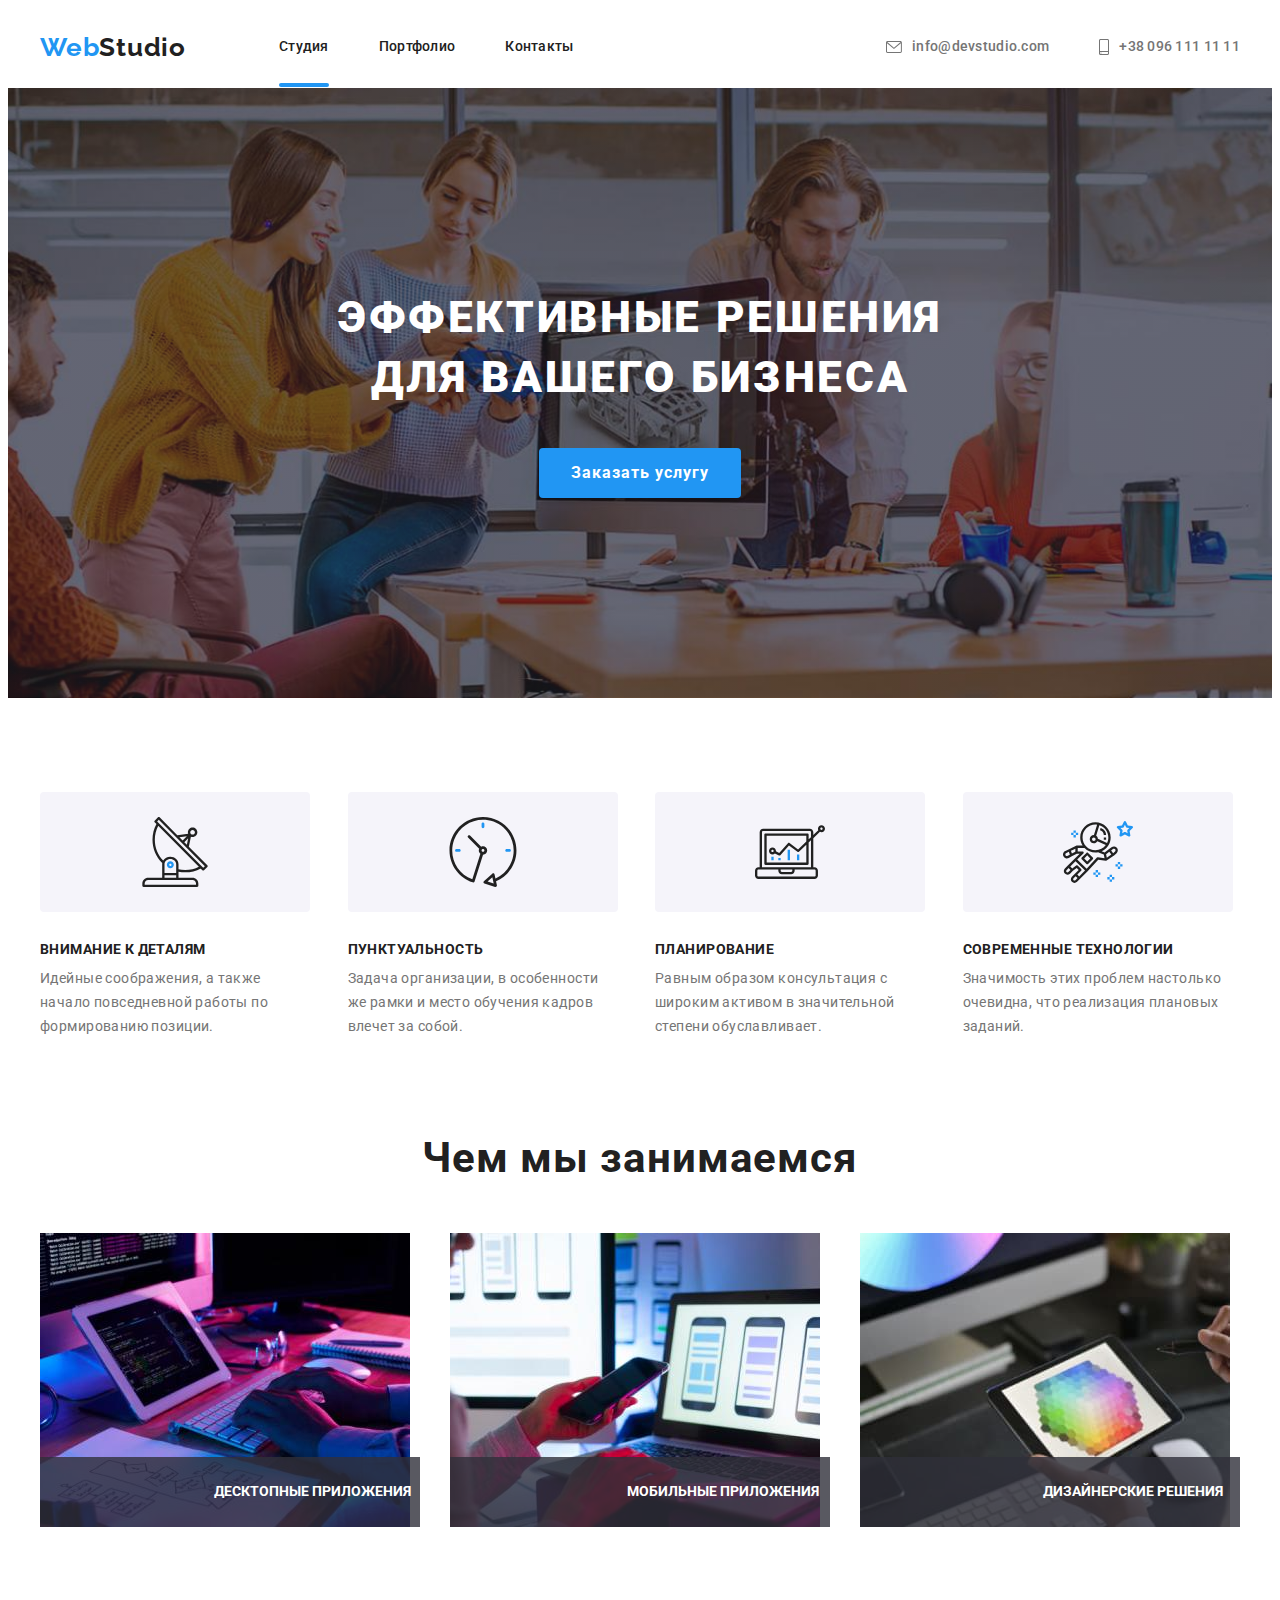
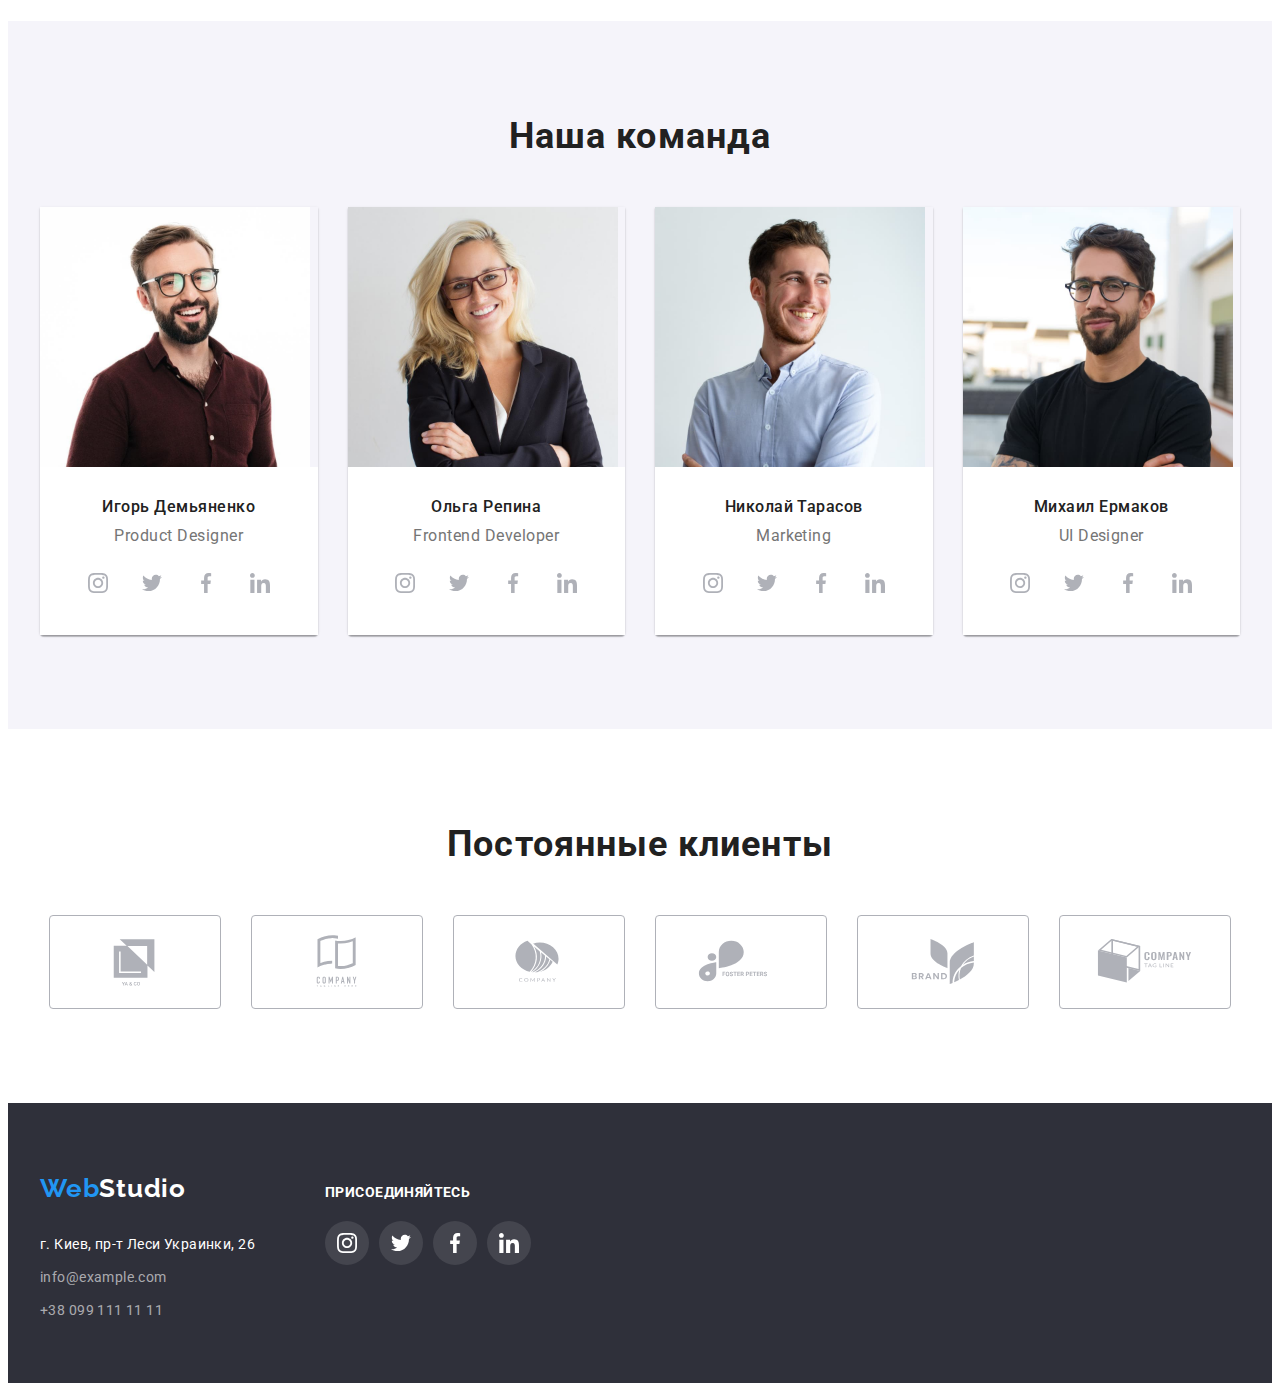
<file: index.html>
<!DOCTYPE html>
<html lang="ru">
<head>
    <meta charset="UTF-8">
    <meta http-equiv="X-UA-Compatible" content="IE=edge">
    <meta name="viewport" content="width=device-width, initial-scale=1.0">
    <title>WebStudio</title>
    <link rel="preconnect" href="https://fonts.googleapis.com">
    <link rel="preconnect" href="https://fonts.gstatic.com" crossorigin>
    <link href="https://fonts.googleapis.com/css2?family=Raleway:wght@700&family=Roboto:wght@400;500;700;900&display=swap" rel="stylesheet">
    <link rel="stylesheet" href="https://cdnjs.cloudflare.com/ajax/libs/modern-normalize/1.1.0/modern-normalize.min.css" integrity="sha512-wpPYUAdjBVSE4KJnH1VR1HeZfpl1ub8YT/NKx4PuQ5NmX2tKuGu6U/JRp5y+Y8XG2tV+wKQpNHVUX03MfMFn9Q==" crossorigin="anonymous" referrerpolicy="no-referrer" />
    <link rel="stylesheet" href="./css/styles.css">
</head>
<body>
    <header class="header">
        <div class="container header-container">
            <nav class="header-nav">
            <a lang="en" href="index.html" class="header-logo link">
                <span class="web link">Web</span>Studio
            </a>
            <ul class="list menu-list">
                <li class="menu-item"><a class="menu-link link current" href="./index.html">Студия</a></li>
                <li class="menu-item"><a class="menu-link link" href="./portfolio.html">Портфолио</a></li>
                <li class="menu-item"><a class="menu-link link" href="">Контакты</a></li>
            </ul>
            </nav>
            <div class="header-connect">
            <ul class="list nav-adress">
                <li class="nav-item">
                    <a class="header-mail link nav-connect" href="mailto:info@devstudio.com">
                        <svg class="icon-mail" width="16" height="12">
                            <use href="./images/mail-tel.svg#icon-mail"></use>
                        </svg>
                        info@devstudio.com</a></li>
                <li class="nav-item">
                    <a class="header-tel link nav-connect" href="tel:+380961111111">
                        <svg class="icon-mail" width="10" height="16">
                            <use href="./images/mail-tel.svg#icon-tell"></use>
                        </svg>
                        +38 096 111 11 11</a></li>
            </ul>
            </div>
        </div>
        </header>
    <main>
        <section class="hero">
        <div class="container hero-container">
            <h1 class="headlines hero-headlines">Эффективные решения <br /> для вашего бизнеса</h1>
            <button class="button-service button-hero" data-modal-open type="button">Заказать услугу</button>
        </div>            
        </section>

        <section class="about">
            <div class="container about-container">
            <ul class="hero-list list about-list">
                <li class="hero-menu about-item">
                    <div class="hero-icon-list"> 
                    <svg class="hero-icon-item">
                        <use 
                        href="./images/sprite.svg#icon-antenna">
                        </use>
                    </svg>
                    </div>
                    <h3 class="hero-item about-headlines">Внимание к деталям</h3>
                    <p class="hero-pages hero-after-title">Идейные соображения, а также начало повседневной работы по формированию позиции.</p>      
                </li >
                <li class="hero-menu about-item">
                    <div class="hero-icon-list"> 
                        <svg class="hero-icon-item">
                            <use 
                            href="./images/sprite.svg#icon-clock">
                            </use>
                        </svg>
                        </div>
                    <h3 class="hero-item about-headlines">Пунктуальность</h3>
                    <p class="hero-pages hero-after-title">Задача организации, в особенности же рамки и место обучения кадров влечет за собой.</p>      
                </li>
                <li class="hero-menu about-item">
                    <div class="hero-icon-list"> 
                        <svg class="hero-icon-item">
                            <use 
                            href="./images/sprite.svg#icon-diagram">
                            </use>
                        </svg>
                        </div>
                    <h3 class="hero-item about-headlines">Планирование</h3>
                    <p class="hero-pages hero-after-title">Равным образом консультация с широким активом в значительной степени обуславливает.</p>      
                </li>
                <li class="hero-menu about-item">
                    <div class="hero-icon-list"> 
                        <svg class="hero-icon-item">
                            <use 
                            href="./images/sprite.svg#icon-astronaut">
                            </use>
                        </svg>
                        </div>
                    <h3 class="hero-item about-headlines">Современные технологии</h3>
                    <p class="hero-pages hero-after-title">Значимость этих проблем настолько очевидна, что реализация плановых заданий.</p>      
                </li>
            </ul>
            </div>
        </section>
        <section class="activity">
            <div class="container activity-container">
            <ul class="activity-list list activity-menu">
                <li class="activity-item about-activity-item">
                    <h3 class="activity-headlines">Чем мы занимаемся</h3>
                </li>
            </ul>
            <ul class="photo-list list">
                <li class="activity-photo">
                    <div class="activity-photo-wrap">
                        <img src="./images/img1.jpg"
                        alt="програмирование" 
                        width="370" />
                        <p class="activity-text">
                            Десктопные приложения
                        </p>
                    </div>
                </li>
                <li class="activity-photo">
                    <div class="activity-photo-wrap">
                    <img src="./images/img2.jpg" 
                    alt="мобильные версии" 
                    width="370" />
                    <p class="activity-text">
                        Мобильные приложения
                    </p>
                </div>
                </li>
                <li class="activity-photo">
                    <div class="activity-photo-wrap">
                    <img src="./images/img3.jpg" 
                    alt="дизайн" 
                    width="370" />
                    <p class="activity-text">
                        Дизайнерские решения
                    </p>
                </div>
                </li>
            </ul>
            </div>
        </section>
        <section class="team">
            <div class="container team-container">
            <h2 class="headline-teams about-teams">Наша команда</h2>
            <ul class="teams-list list teams-menu">
                <li class="team-photo">
                    <img 
                    src="./images/masters-img-1.jpg" 
                    alt="Игорь Демьяненко" 
                    width="270" 
                    />
                    <div class="team-photo-description">
                    <h3 class="headline-team">
                        Игорь Демьяненко
                    </h3>
                    <p class="team-pages" lang="en">
                        Product Designer
                    </p>
                    <ul class="team-social social-list list">
                        <li class="team-icon-item">
                            <a  href="" class="team-link">
                            <svg class="team-icon-svg" width="20" height="20">
                                <use 
                                href="./images/social-link.svg#icon-instagram">
                                </use>
                            </svg>
                        </a>
                        </li>
                        <li class="team-icon-item">
                            <a  href="" class="team-link">
                            <svg class="team-icon-svg" width="20" height="20">
                                <use 
                                href="./images/social-link.svg#icon-twitter">
                                </use>
                            </svg>
                        </a>
                        </li>
                        <li class="team-icon-item">
                            <a  href="" class="team-link">
                            <svg class="team-icon-svg" width="20" height="20">
                                <use 
                                href="./images/social-link.svg#icon-facebook">
                                </use>
                            </svg>
                        </a>
                        </li>
                        <li class="team-icon-item">
                            <a  href="" class="team-link">
                            <svg class="team-icon-svg" width="20" height="20">
                                <use 
                                href="./images/social-link.svg#icon-linkedin">
                                </use>
                            </svg>
                        </a>
                        </li>
                    </ul>
                    </div>
                </li>
                <li class="team-photo">
                    <img 
                    src="./images/masters-img-2.jpg" 
                    alt="Ольга Репина" 
                    width="270" 
                    />
                <div class="team-photo-description">
                    <h3 class="headline-team">
                        Ольга Репина
                    </h3>
                    <p class="team-pages" lang="en">
                        Frontend Developer
                    </p>
                    <ul class="team-social social-list list">
                        <li class="team-icon-item">
                            <a  href="" class="team-link">
                            <svg class="team-icon-svg" width="20" height="20">
                                <use 
                                href="./images/social-link.svg#icon-instagram">
                                </use>
                            </svg>
                        </a>
                        </li>
                        <li class="team-icon-item">
                            <a  href="" class="team-link">
                            <svg class="team-icon-svg" width="20" height="20">
                                <use 
                                href="./images/social-link.svg#icon-twitter">
                                </use>
                            </svg>
                        </a>
                        </li>
                        <li class="team-icon-item">
                            <a  href="" class="team-link">
                            <svg class="team-icon-svg" width="20" height="20">
                                <use 
                                href="./images/social-link.svg#icon-facebook">
                                </use>
                            </svg>
                        </a>
                        </li>
                        <li class="team-icon-item">
                            <a  href="" class="team-link">
                            <svg class="team-icon-svg" width="20" height="20">
                                <use 
                                href="./images/social-link.svg#icon-linkedin">
                                </use>
                            </svg>
                        </a>
                        </li>
                    </ul>
                </div>
                </li>
                <li class="team-photo">
                    <img 
                    src="./images/masters-img-3.jpg" 
                    alt="Николай Тарасов" 
                    width="270" 
                    />
                <div class="team-photo-description">
                    <h3 class="headline-team">
                        Николай Тарасов
                    </h3>
                    <p class="team-pages" lang="en">
                        Marketing
                    </p>
                    <ul class="team-social social-list list">
                        <li class="team-icon-item">
                            <a  href="" class="team-link">
                            <svg class="team-icon-svg" width="20" height="20">
                                <use 
                                href="./images/social-link.svg#icon-instagram">
                                </use>
                            </svg>
                        </a>
                        </li>
                        <li class="team-icon-item">
                            <a  href="" class="team-link">
                            <svg class="team-icon-svg" width="20" height="20">
                                <use 
                                href="./images/social-link.svg#icon-twitter">
                                </use>
                            </svg>
                        </a>
                        </li>
                        <li class="team-icon-item">
                            <a  href="" class="team-link">
                            <svg class="team-icon-svg" width="20" height="20">
                                <use 
                                href="./images/social-link.svg#icon-facebook">
                                </use>
                            </svg>
                        </a>
                        </li>
                        <li class="team-icon-item">
                            <a  href="" class="team-link">
                            <svg class="team-icon-svg" width="20" height="20">
                                <use 
                                href="./images/social-link.svg#icon-linkedin">
                                </use>
                            </svg>
                        </a>
                        </li>
                    </ul>
                </div>
                </li>
                <li class="team-photo">
                    <img 
                    src="./images/masters-img-4.jpg" 
                    alt="Михаил Ермаков" 
                    width="270" 
                    />
                <div class="team-photo-description">
                    <h3 class="headline-team">
                        Михаил Ермаков
                    </h3>
                    <p class="team-pages" lang="en">
                        UI Designer
                    </p>
                    <ul class="team-social social-list list">
                        <li class="team-icon-item">
                            <a  href="" class="team-link">
                            <svg class="team-icon-svg" width="20" height="20">
                                <use 
                                href="./images/social-link.svg#icon-instagram">
                                </use>
                            </svg>
                        </a>
                        </li>
                        <li class="team-icon-item">
                            <a  href="" class="team-link">
                            <svg class="team-icon-svg" width="20" height="20">
                                <use 
                                href="./images/social-link.svg#icon-twitter">
                                </use>
                            </svg>
                        </a>
                        </li>
                        <li class="team-icon-item">
                            <a  href="" class="team-link">
                            <svg class="team-icon-svg" width="20" height="20">
                                <use 
                                href="./images/social-link.svg#icon-facebook">
                                </use>
                            </svg>
                        </a>
                        </li>
                        <li class="team-icon-item">
                            <a  href="" class="team-link">
                            <svg class="team-icon-svg" width="20" height="20">
                                <use 
                                href="./images/social-link.svg#icon-linkedin">
                                </use>
                            </svg>
                        </a>
                        </li>
                    </ul>
                </div>
                </li>
            </ul>
        </div>
        </section>
        <section class="customers">
            <div class="container">
            <h2 class="headline-customers">Постоянные клиенты</h2>
            <ul class="customer-list list">
                <li class="customer-icon-list">
                    <a  href="" class="customer-link">
                    <svg class="customer-icon-item">
                        <use 
                        href="./images/customers.svg#icon-logo1">
                        </use>
                    </svg>
                </a>
                </li>
                <li class="customer-icon-list">
                    <a  href="" class="customer-link">
                    <svg class="customer-icon-item">
                        <use 
                        href="./images/customers.svg#icon-logo2">
                        </use>
                    </svg>
                </a>
                </li>
                <li class="customer-icon-list">
                    <a  href="" class="customer-link">
                    <svg class="customer-icon-item">
                        <use 
                        href="./images/customers.svg#icon-logo3">
                        </use>
                    </svg>
                </a>
                </li>
                <li class="customer-icon-list">
                    <a  href="" class="customer-link">
                    <svg class="customer-icon-item">
                        <use 
                        href="./images/customers.svg#icon-logo4">
                        </use>
                    </svg>
                </a>
                </li>
                <li class="customer-icon-list">
                    <a  href="" class="customer-link">
                    <svg class="customer-icon-item">
                        <use 
                        href="./images/customers.svg#icon-logo5">
                        </use>
                    </svg>
                </a>
                </li>
                <li class="customer-icon-list">
                    <a  href="" class="customer-link">
                    <svg class="customer-icon-item">
                        <use 
                        href="./images/customers.svg#icon-logo6">
                        </use>
                    </svg>
                </a>
                </li>

            </ul>
            </div>
        </section>
    </main>

        <footer class="footer">
            <div class="container footer-container">


                <div class="address-footer">
                <a lang="en" href="index.html" class="logo-footer link">
                <span class="web link">Web</span>Studio
                </a>                  
            <address class="footer-adress">
                <ul class="footer-list list">
                    <li class="footer-item">
                        <a class="footer-item-link link" href="https://goo.gl/maps/RkRpiGDQGRwnNrZ36" 
                        target="_blank" 
                        rel="noopener noreferrer">
                        г. Киев, пр-т Леси Украинки, 26
                        </a>
                    </li>
                    <li class="footer-item">
                        <a class="footer-link link" href="mailto:info@example.com">
                            info@example.com
                        </a>
                    </li>
                    <li class="footer-item">
                        <a class="footer-link link" href="tel:+380991111111">
                            +38 099 111 11 11
                        </a>
                    </li>
                </ul>
            </address>
            </div>



        <div class="social-footer">
            <h2 class="footer-title">присоединяйтесь</h2>
            <ul class="footer-icon-list list">
                <li class="footer-icon-item">
                    <a href="" class="footer-icon-link" >
                        <svg class="footer-icon-svg" width="20" height="20">
                            <use href="./images/social-link.svg#icon-instagram">
                            </use>
                        </svg>
                    </a>
                </li>
                <li class="footer-icon-item">
                    <a href="" class="footer-icon-link" >
                        <svg class="footer-icon-svg" width="20" height="20">
                            <use href="./images/social-link.svg#icon-twitter">
                            </use>
                        </svg>
                    </a>
                </li>
                <li class="footer-icon-item">
                    <a href="" class="footer-icon-link" >
                        <svg class="footer-icon-svg" width="20" height="20">
                            <use href="./images/social-link.svg#icon-facebook">
                            </use>
                        </svg>
                    </a>
                </li>
                <li class="footer-icon-item">
                    <a href="" class="footer-icon-link" >
                        <svg class="footer-icon-svg" width="20" height="20">
                            <use href="./images/social-link.svg#icon-linkedin">
                            </use>
                        </svg>
                    </a>
                </li>
            </ul>
        </div>
    </div>
        </footer>
    <div class="backdrop is-hidden" data-modal>
        <div class="modal">
            <button type="button" class="modal-btn" data-modal-close>
                <svg class="modal-close-icon" width="11" height="11">
                            <use href="./images/sprite.svg#icon-close">
                            </use>
                        </svg>
            </button>
        </div>
    </div>
    <script src="./js/modal.js">
    </script>
</body>
</html>
</file>
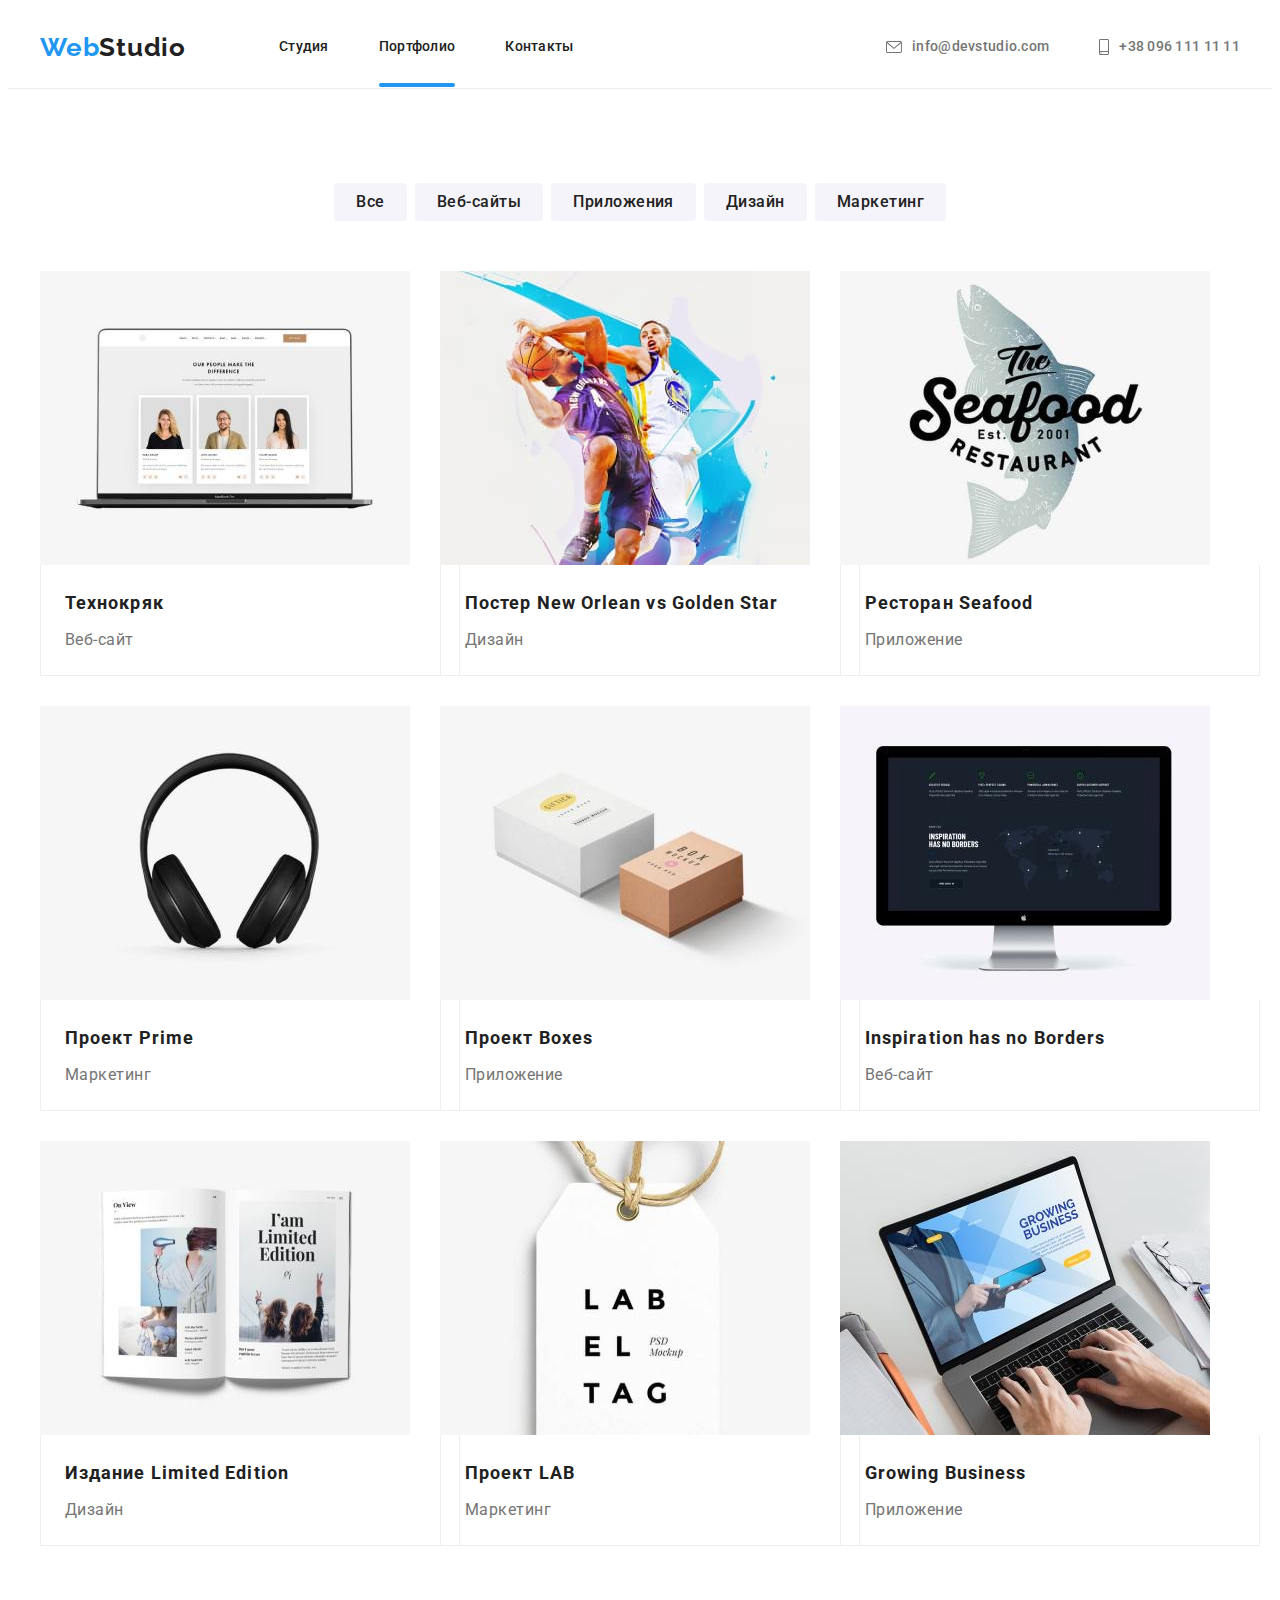
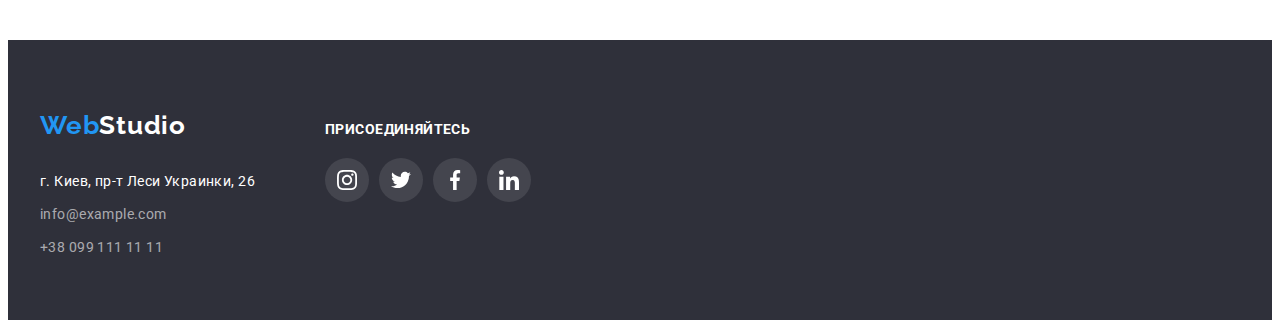
<file: portfolio.html>
<!DOCTYPE html>
<html lang="ru">
  <head>
    <meta charset="UTF-8" />
    <meta http-equiv="X-UA-Compatible" content="IE=edge" />
    <meta name="viewport" content="width=device-width, initial-scale=1.0" />
    <title>WebStudio</title>
    <link rel="preconnect" href="https://fonts.googleapis.com" />
    <link rel="preconnect" href="https://fonts.gstatic.com" crossorigin />
    <link
      href="https://fonts.googleapis.com/css2?family=Raleway:wght@700&family=Roboto:wght@400;500;700;900&display=swap"
      rel="stylesheet"
    />
    <link
      rel="stylesheet"
      href="https://cdnjs.cloudflare.com/ajax/libs/modern-normalize/1.1.0/modern-normalize.min.css"
      integrity="sha512-wpPYUAdjBVSE4KJnH1VR1HeZfpl1ub8YT/NKx4PuQ5NmX2tKuGu6U/JRp5y+Y8XG2tV+wKQpNHVUX03MfMFn9Q=="
      crossorigin="anonymous"
      referrerpolicy="no-referrer"
    />
    <link rel="stylesheet" href="./css/styles.css" />
  </head>
  <body>
    <header class="header header-line">
      <div class="container header-container">
        <nav class="header-nav">
          <a lang="en" href="index.html" class="header-logo link">
            <span class="web link">Web</span>Studio
          </a>
          <ul class="list menu-list">
            <li class="menu-item"><a class="menu-link link" href="./index.html">Студия</a></li>
            <li class="menu-item">
              <a class="menu-link link current" href="./portfolio.html">Портфолио</a>
            </li>
            <li class="menu-item"><a class="menu-link link" href="">Контакты</a></li>
          </ul>
        </nav>
        <div class="header-connect">
          <ul class="list nav-adress">
            <li class="nav-item">
              <a class="header-mail link nav-connect" href="mailto:info@devstudio.com">
                <svg class="icon-mail" width="16" height="12">
                  <use href="./images/mail-tel.svg#icon-mail"></use>
                </svg>
                info@devstudio.com</a
              >
            </li>
            <li class="nav-item">
              <a class="header-tel link nav-connect" href="tel:+380961111111">
                <svg class="icon-mail" width="10" height="16">
                  <use href="./images/mail-tel.svg#icon-tell"></use>
                </svg>
                +38 096 111 11 11</a
              >
            </li>
          </ul>
        </div>
      </div>
    </header>
    <main>
      <section class="buttons">
        <div class="container">
          <ul class="buttons-menu buttons-container list">
            <li class="button-item">
              <button class="button-chapter" type="button">Все</button>
            </li>
            <li class="button-item">
              <button class="button-chapter" type="button">Веб-сайты</button>
            </li>
            <li class="button-item">
              <button class="button-chapter" type="button">Приложения</button>
            </li>
            <li class="button-item">
              <button class="button-chapter" type="button">Дизайн</button>
            </li>
            <li class="button-item">
              <button class="button-chapter" type="button">Маркетинг</button>
            </li>
          </ul>
          <ul class="photo-menu list">
            <li class="photo-item">
              <div class="photo-item-wrap">
                <a href="" class="photo-focus link">
                <img src="./images/portfolio/techno-crack.jpg" alt="техно-кряк" width="370" />
                <p class="photo-text">
                  Технокряк это современная площадка распространения коронавируса. Компании
                  используют эту платформу для цифрового шпионажа и атак на защищённые сервера
                  конкурентов.
                </p>
              </div>
                <div class="photo-description">
                  <h3 class="photo-headline">Технокряк</h3>
                  <p class="photo-pages">Веб-сайт</p>
                </div>
              </a>
            </li>
            <li class="photo-item">
              <a href="" class="photo-focus link">
                <img src="./images/portfolio/bascketbal.jpg" alt="Баскетбол" width="370" />
                <div class="photo-description">
                  <h3 class="photo-headline">
                    Постер <span lang="en">New Orlean vs Golden Star</span>
                  </h3>
                  <p class="photo-pages">Дизайн</p>
                </div>
              </a>
            </li>
            <li class="photo-item">
              <a href="" class="photo-focus link">
                <img src="./images/portfolio/seafood.jpg" alt="Ресторан" width="370" />
                <div class="photo-description">
                  <h3 class="photo-headline">Ресторан <span lang="en">Seafood</span></h3>
                  <p class="photo-pages">Приложение</p>
                </div>
              </a>
            </li>
            <li class="photo-item">
              <a href="" class="photo-focus link">
                <img src="./images/portfolio/prime.jpg" alt="Наушники" width="370" />
                <div class="photo-description">
                  <h3 class="photo-headline">Проект <span lang="en">Prime</span></h3>
                  <p class="photo-pages">Маркетинг</p>
                </div>
              </a>
            </li>
            <li class="photo-item">
              <a href="" class="photo-focus link">
                <img src="./images/portfolio/boxes.jpg" alt="коробки" width="370" />
                <div class="photo-description">
                  <h3 class="photo-headline">Проект <span lang="en">Boxes</span></h3>
                  <p class="photo-pages">Приложение</p>
                </div>
              </a>
            </li>
            <li class="photo-item">
              <a href="" class="photo-focus link">
                <img src="./images/portfolio/borders.jpg" alt="интерактивная карта" width="370" />
                <div class="photo-description">
                  <h3 lang="en" class="photo-headline">Inspiration has no Borders</h3>
                  <p class="photo-pages">Веб-сайт</p>
                </div>
              </a>
            </li>
            <li class="photo-item">
              <a href="" class="photo-focus link">
                <img src="./images/portfolio/limited-edition.jpg" alt="издание" width="370" />
                <div class="photo-description">
                  <h3 class="photo-headline">Издание <span lang="en">Limited Edition</span></h3>
                  <p class="photo-pages">Дизайн</p>
                </div>
              </a>
            </li>
            <li class="photo-item">
              <a href="" class="photo-focus link">
                <img src="./images/portfolio/lab.jpg" alt="лаборатория" width="370" />
                <div class="photo-description">
                  <h3 class="photo-headline">Проект <span lang="en">LAB</span></h3>
                  <p class="photo-pages">Маркетинг</p>
                </div>
              </a>
            </li>
            <li class="photo-item">
              <a href="" class="photo-focus link">
                <img src="./images/portfolio/business.jpg" alt="бизнес" width="370" />
                <div class="photo-description">
                  <h3 lang="en" class="photo-headline">Growing Business</h3>
                  <p class="photo-pages">Приложение</p>
                </div>
              </a>
            </li>
          </ul>
        </div>
      </section>
    </main>
    <footer class="footer">
      <div class="container footer-container">
        <div class="address-footer">
          <a lang="en" href="index.html" class="logo-footer link">
            <span class="web link">Web</span>Studio
          </a>
          <address class="footer-adress">
            <ul class="footer-list list">
              <li class="footer-item">
                <a
                  class="footer-item-link link"
                  href="https://goo.gl/maps/RkRpiGDQGRwnNrZ36"
                  target="_blank"
                  rel="noopener noreferrer"
                >
                  г. Киев, пр-т Леси Украинки, 26
                </a>
              </li>
              <li class="footer-item">
                <a class="footer-link link" href="mailto:info@example.com"> info@example.com </a>
              </li>
              <li class="footer-item">
                <a class="footer-link link" href="tel:+380991111111"> +38 099 111 11 11 </a>
              </li>
            </ul>
          </address>
        </div>

        <div class="social-footer">
          <h2 class="footer-title">присоединяйтесь</h2>
          <ul class="footer-icon-list list">
            <li class="footer-icon-item">
              <a href="" class="footer-icon-link">
                <svg class="footer-icon-svg" width="20" height="20">
                  <use href="./images/social-link.svg#icon-instagram"></use>
                </svg>
              </a>
            </li>
            <li class="footer-icon-item">
              <a href="" class="footer-icon-link">
                <svg class="footer-icon-svg" width="20" height="20">
                  <use href="./images/social-link.svg#icon-twitter"></use>
                </svg>
              </a>
            </li>
            <li class="footer-icon-item">
              <a href="" class="footer-icon-link">
                <svg class="footer-icon-svg" width="20" height="20">
                  <use href="./images/social-link.svg#icon-facebook"></use>
                </svg>
              </a>
            </li>
            <li class="footer-icon-item">
              <a href="" class="footer-icon-link">
                <svg class="footer-icon-svg" width="20" height="20">
                  <use href="./images/social-link.svg#icon-linkedin"></use>
                </svg>
              </a>
            </li>
          </ul>
        </div>
      </div>
    </footer>
  </body>
</html>
</file>
<file: css/styles.css>
:root {
    --header-color: #2196F3;
    --primary-title-color: #ffffff;
    --second-text-color: #757575;
    --headlines-text-color: #212121; 
    --footer-text-color: rgba(255, 255, 255, 0.6);
}

p, h1, h2, h3, h4, h5, h6 {
    margin: 0;
}

ul {
    margin: 0;
    padding: 0;
}

.container {
    width: 1200px;
    padding-left: 15px;
    padding-right: 15px;
    margin: 0 auto;
}



body {
    font-family: 'Roboto', sans-serif;
}


.list {
    list-style: none;
}

.link {
    text-decoration: none;
}

img {
    display: block;
}

/* ----------------------header------------------ */

.web {
font-family: Raleway;
font-weight: 700;
font-size: 26px;
line-height: 1.19;
letter-spacing: 0.03em;
color:var(--header-color);
}


.header {
    padding-top: 24px;
    padding-bottom: 25px;
}

.header-line {
    border-bottom: 1px solid #ECECEC;
}



.header-logo {
    margin-right: 93px;
}

.header-container {
    display: flex;
    align-items: center;
}


.header-logo {
font-family: Raleway;
font-weight: 700;
font-size: 26px;
line-height: 1.19;
letter-spacing: 0.03em;
color: var(--headlines-text-color);
}


.header-connect {
    margin-left: auto;
}

.header-nav {
    display: flex;
    align-items: center;
}


.nav-adress {
    display: flex;
}


.menu-list {
    display: flex;
}

.menu-item:not(:last-child) {
    margin-right: 50px;
}

.nav-adress .nav-item + .nav-item {
    margin-left: 50px;
}

.icon-mail {
    margin-right: 10px;
    fill: #757575;
    transition: fill 250ms cubic-bezier(0.4, 0, 0.2, 1);
}



.menu-link {
    font-weight: 500;
    font-size: 14px;
    line-height: 1.14;
    letter-spacing: 0.02em;
    color: var(--headlines-text-color);
    display: block;
    position: relative;
    transition: color 250ms cubic-bezier(0.4, 0, 0.2, 1);
    }
    
    .menu-link.current::after {
        content: '';
        width: 100%;
        height: 4px;
        background: #2196F3;
        border-radius: 2px;
        position: absolute;
        left: 0;
        bottom: -32px;
        display: block;
    
    }


.menu-link:focus, .menu-link:hover {
    color: var(--header-color);
}

.header-connect {
    display: flex;
    align-items: baseline;
}

.header-tel {
font-weight: 500;
font-size: 14px;
line-height: 1.14;
letter-spacing: 0.02em;
color: var(--second-text-color);
display: flex;
transition: color 250ms cubic-bezier(0.4, 0, 0.2, 1);
}

.header-tel:focus, .header-tel:hover {
    color: var(--header-color);
}

.header-tel:focus .icon-mail, .header-tel:hover .icon-mail {
    fill: var(--header-color);
}

.header-mail {
    display: flex;
    align-items: center;
}

.header-mail {
font-weight: 500;
font-size: 14px;
line-height: 1.14;
letter-spacing: 0.02em;
color: var(--second-text-color);
transition: color 250ms cubic-bezier(0.4, 0, 0.2, 1);
}

.header-mail:focus, .header-mail:hover {
    color: var(--header-color);
}

.header-mail:focus .icon-mail, .header-mail:hover .icon-mail {
    fill: var(--header-color);
}



/* ----------------------hero----------------- */

.hero {
    background-color: #2F303A;
    padding: 200px 0;
    text-align: center;
    background-image: linear-gradient(
        rgba(47, 48, 58, 0.4), 
        rgba(47, 48, 58, 0.4)
        ), 
        url(../images/header-bg.jpg);
    background-repeat: no-repeat;
    background-size: cover;
    background-position: center;
    
}




.headlines { 
font-weight: 900;
font-size: 44px;
line-height: 1.36;
letter-spacing: 0.06em;
text-transform: uppercase;
color:var(--primary-title-color);
}



.hero-headlines {
    margin: 0 auto;
    width: 696px;
    margin-bottom: 40px;
    }

.button-hero {
    border: none;
}

.button-service {
box-shadow: 0px 4px 4px rgba(0, 0, 0, 0.15);
border-radius: 4px;
padding: 10px 32px;
font-weight: 700;
font-size: 16px;
line-height: 1.87;
letter-spacing: 0.06em;
color: var(--primary-title-color);
background-color: #2196F3;
}


.button-service {
font-family: inherit;
cursor: pointer;   
}



.about {
    padding-top: 94px;
    padding-bottom: 94px;
}

.about-headlines {
    margin-bottom: 10px;
    width: 270px;
    margin-top: 30px;
}


.about-list {
    display: flex;
    flex-wrap: wrap;
    margin-left: -30px;
    }

.about-item {
    flex-basis: calc(100% / 4 - 30px);
    margin-left: 30px;
}

.about-item:nth-child(4n) {
    margin-right: 0;
}

.about-item:nth-last-child(-n + 4) {
    margin-bottom: 0;
}

.hero-icon-list {
    width: 270px;
    height: 120px;
    background: #F5F4FA;
    display: flex;
    border-radius: 4px;
    justify-content: center;
    
}




.hero-icon-item {
    width: 70px;
    height: 70px;
    margin: 0 auto;
    display: block;
    margin-top: 25px;
    margin-bottom: 25px;
}

.hero-icon-menu {
    display: flex;
}

.hero-icon-menu {
    flex-wrap: wrap;
    margin-left: -30px;
    padding-bottom: 30px;
    }

.hero-icon-list {
    flex-basis: calc(100% / 4 - 30px);
    /* margin-left: 30px; */
}


.hero-item {
    font-weight: 700;
    font-size: 14px;
    line-height: 1.14;
    letter-spacing: 0.03em;
    text-transform: uppercase;
        color: var(--headlines-text-color)
}

.hero-pages {
    font-weight: 400;
    font-size: 14px;
    line-height: 1.71;
    letter-spacing: 0.03em;
    color: var(--second-text-color);
}

.hero-after-title {
    width: 270px;
}


.activity-item {
font-weight: 700;
font-size: 36px;
line-height: 1.17;
letter-spacing: 0.03em;
color: var(--headlines-text-color);
}

.nav-item {
    display: flex;
}

.nav-adress .nav-item + .nav-item {
    margin-left: 50px;
}


/* conteiner activity 65 */
.activity-text {
position: absolute;
padding: 27px 83px;
bottom: 0;
display: flex;
font-weight: 700;
font-size: 14px;
line-height: 1.14;
text-align: center;
width: 100%;
text-transform: uppercase;
color: #ffffff;
background-color: rgba(47, 48, 58, 0.8);
justify-content: center;
/* transform: translateY(100%);
transition: transform 250ms cubic-bezier(0.4, 0, 0.2, 1); */
}

/* .activity-photo:hover .activity-text {
    transform: translateY(0);
} */

.activity-photo-wrap {
    display: flex;
    position: relative;
    overflow: hidden;
}



.about-activity-item {
    text-align: center;
}

.activity {
    padding-bottom: 94px;
}

.activity-headlines {
    margin-bottom: 50px;
}

.photo-list {
    display: flex;
    flex-wrap: wrap;
    margin-left: -30px;   
}

.activity-photo {
    flex-basis: calc(100% / 3 - 30px);
    margin-left: 30px;
}





/* conteiner activity 65 */



.headline-teams {
font-weight: 700;
font-size: 36px;
line-height: 1.17;
letter-spacing: 0.03em;
color: var(--headlines-text-color);
}

.headline-team {
font-weight: 500;
font-size: 16px;
line-height: 1.19;
letter-spacing: 0.03em;
color: var(--headlines-text-color);
}

.team-pages {
font-weight: 400;
font-size: 16px;
line-height: 1.19;
letter-spacing: 0.03em;
color: var(--second-text-color);
}


/* team 91 */

.team {
    padding-top: 94px;
    padding-bottom: 94px;
}


.about-teams {
    text-align: center;
    margin-bottom: 50px;
}

.team {
    background-color: #F5F4FA;
    }

.teams-menu {
    display: flex;
    flex-wrap: wrap;
    margin-left: -30px; 
}

.team-photo {
    flex-basis: calc(100% / 4 - 30px);
    margin-left: 30px;
    box-shadow: 0px 1px 3px rgba(0, 0, 0, 0.12), 0px 1px 1px rgba(0, 0, 0, 0.14), 0px 2px 1px rgba(0, 0, 0, 0.2);
    border-radius: 0px 0px 4px 4px;
}

.team-photo-description {
    padding-top: 30px;
    padding-bottom: 30px;
    text-align: center;
    background-color: #ffffff;
}

.team-pages {
    padding-top: 10px;
    text-align: center;
    margin-bottom: 16px;
}

.team-icon-item {
    width: 44px;
    height: 44px;
}

.team-icon-item {
    margin-right: 10px;
}

.team-icon-item:last-child {
margin-right: 0;
}

.team-icon-svg {
fill: #afb1b8;
transition: fill 250ms cubic-bezier(0.4, 0, 0.2, 1);
}

.team-link:focus, .team-link:hover {
    background-color: #2196F3;
}

.team-link:focus .team-icon-svg, .team-link:hover .team-icon-svg {
    fill: #ffffff;
}


.team-link {
    width: 100%;
    height: 100%;
    background-color: #ffffff;
    border-radius: 50%;
    display: flex;
    align-items: center;
    justify-content: center;
    transition: background-color 250ms cubic-bezier(0.4, 0, 0.2, 1);
}

.social-list {
    display: flex;
    justify-content: center;
}


/* container customers 160 */
.customers {
    padding-top: 94px;
    padding-bottom: 94px;
    align-items: center;
}

.customer-icon-list:not(:last-child) {
    margin-right: 30px;
}



    .customer-link {
        width: 170px;
        height: 92px;
        display: block;
        border: 1px solid #AFB1B8;
        border-radius: 4px;
        transition: border-color 250ms cubic-bezier(0.4, 0, 0.2, 1);
        }

    .customer-link:hover, .customer-link:focus {
        border-color: #2196F3;
    }

    .customer-link:hover .customer-icon-item,
    .customer-link:focus .customer-icon-item {
        fill: #2196F3;
    }

    .customer-icon-item {
        fill: #afb1b8;
        transition: fill 250ms cubic-bezier(0.4, 0, 0.2, 1);
    }

    .customer-list{
        display: flex;
        justify-content: center;
        margin-top: 50px;
    }

.customer-icon-item {
    width: 106px;
    height: 60px;
    margin: 0 auto;
    margin-top: 16px;
    margin-bottom: 16px;
    margin-left: 32px;
    }

.headline-customers { 
font-weight: 700;
font-size: 36px;
line-height: 1.17;
text-align: center;
letter-spacing: 0.03em;
color: var(--headlines-text-color);
}



/* -------------footer 160----------------- */
.logo-footer {
    font-family: Raleway;
    font-weight: 700;
    font-size: 26px;
    line-height: 1.93;
    letter-spacing: 0.03em;
    color: var(--primary-title-color);
}

.footer-icon-list {
    display: flex;
    justify-content: center;
}

.footer{
    background-color: #2F303A;
}

.footer-icon-svg {
    fill: #ffffff;
}




.footer {
    padding: 60px 0
}

.footer-adress {
    margin-top: 20px;
}

.footer-list .footer-item + .footer-item {
    margin-top: 9px;
}

.footer-title {
font-style: normal;
font-weight: 700;
font-size: 14px;
line-height: 1.14;
letter-spacing: 0.03em;
text-transform: uppercase;
color: #FFFFFF;
margin-bottom: 20px;
}



.footer-link {
font-weight: 400;
font-size: 14px;
line-height: 1.71;
letter-spacing: 0.03em;
color: var(--footer-text-color);
transition: color 250ms cubic-bezier(0.4, 0, 0.2, 1);

}

.footer-item-link {
font-weight: 400;
font-size: 14px;
line-height: 1.71;
letter-spacing: 0.03em;
color: var(--primary-title-color);
}

.footer-list {
    font-style: normal;
}



.footer-container {
    display: flex;
    align-items: baseline;
}


.footer-icon-link {
    width: 100%;
    height: 100%;
    background-color: rgba(255, 255, 255, 0.1);;
    border-radius: 50%;
    display: flex;
    align-items: center;
    justify-content: center;
    transition: background 250ms cubic-bezier(0.4, 0, 0.2, 1);
}

.footer-icon-link:hover, .footer-icon-link:focus {
    background: #2196f3;
}

.footer-icon-item:not(:last-child) {
    margin-right: 10px;
}


.footer-icon-item {
    width: 44px;
    height: 44px;
}


.address-footer {
    margin-right: 70px;
}


.footer-link:hover, .footer-link:focus {
    color: var(--primary-title-color);
}

/* porfolio main*/
.button-item:not(:last-child) {
    margin-right: 8px;
}


.buttons-container {
    display: flex;
    justify-content: center;
    margin-bottom: 50px;
}

.buttons {
    padding-top: 94px;
    padding-bottom: 94px;
}


.button-chapter {
cursor: pointer;
font-family: inherit;
}

.button-chapter {
padding: 6px 22px;
min-width: 73px;
font-weight: 500;
font-size: 16px;
line-height: 1.62;
letter-spacing: 0.03em;
color: var(--headlines-text-color);
background: #F5F4FA;
border-radius: 4px;
border: transparent;
transition: background-color 250ms cubic-bezier(0.4, 0, 0.2, 1), 
box-shadow 250ms cubic-bezier(0.4, 0, 0.2, 1), 
color 250ms cubic-bezier(0.4, 0, 0.2, 1);
}

.button-chapter:hover,
.button-chapter:focus {
    background-color: var(--header-color);
    box-shadow: 0px 3px 1px rgba(0, 0, 0, 0.1), 0px 1px 2px rgba(0, 0, 0, 0.08), 0px 2px 2px rgba(0, 0, 0, 0.12);
    border-radius: 4px;
}


.button-chapter:focus, .button-chapter:hover {
color: var(--primary-title-color);
}


.photo-headline {
font-weight: 700;
font-size: 18px;
line-height: 2.00;
letter-spacing: 0.06em;
padding-bottom: 4px;
color: var(--headlines-text-color);
}

.photo-pages {
font-weight: 400;
font-size: 16px;
line-height: 1.87;
letter-spacing: 0.03em;
color: var(--second-text-color);
}

.photo-menu {
    display: flex;
    flex-wrap: wrap;
    margin-left: -30px;
    margin: 0 auto;
    }


        .photo-item:focus, .photo-item:hover {
        box-shadow: 0px 1px 1px rgba(0, 0, 0, 0.12), 0px 4px 4px rgba(0, 0, 0, 0.06),
        1px 4px 6px rgba(0, 0, 0, 0.16);
        display: block;
    }

.photo-item {
    flex-basis: calc(100% / 3 - 30px);
    width: 370px;
    transition: box-shadow 250ms cubic-bezier(0.4, 0, 0.2, 1);
}

.photo-item:nth-child(3n) {
    margin-right: 0;
}

.photo-item:nth-last-child(-n + 3) {
    margin-bottom: 0;
}

.photo-item {
    margin-left: 0;
    margin-right: 30px;
    margin-bottom: 30px;
}

.photo-item-wrap {
    position: relative;
    overflow: hidden;
}

.photo-item:hover .photo-text {
    transform: translateY(0);

}

.photo-text {
    position: absolute;
    top: 0;
    left: 0;
    font-weight: 400;
    font-size: 18px;
    line-height: 1.56;
    letter-spacing: 0.03em;
    color: #ffffff;
    background-color: rgba(33, 150, 243, 0.9);
    padding: 63px 24px;
    height: 100%;
    transform: translateY(100%);
    transition: transform 250ms cubic-bezier(0.4, 0, 0.2, 1);
    



}

.photo-description {
    padding: 20px 24px;
    width: 370px;
    border: 1px solid #EEEEEE;
    border-top: 0;
}


.backdrop {
    width: 100vw;
    height: 100vh;
    border-radius: 4px;
    position: absolute;
    background: rgba(0, 0, 0, 0.2);
    top: 0;
    position: fixed;
    transition: opacity 500ms linear, visibility 500ms linear;

}

.modal {
    position: absolute;
    top: 50%;
    left: 50%;
    transform: translate(-50%, -50%);
    width: 528px;
    min-height: 581px;
    background-color: #ffffff;
    border-radius: 4px;
    box-shadow: 0px 1px 3px rgba(0, 0, 0, 0.12), 0px 1px 1px rgba(0, 0, 0, 0.14), 0px 2px 1px rgba(0, 0, 0, 0.2);
}

.modal-btn {
    width: 30px;
    height: 30px;
    border: 1px solid rgba(0, 0, 0, 0.1);
box-sizing: border-box;
background-color: #ffffff;
border-radius: 50%;
position: absolute;
top: 8px;
right: 8px;
display: flex;
align-items: center;
justify-content: center;
cursor: pointer;
}

.backdrop.is-hidden {
    visibility: hidden;
    opacity: 0;
    pointer-events: none;
}
</file>
